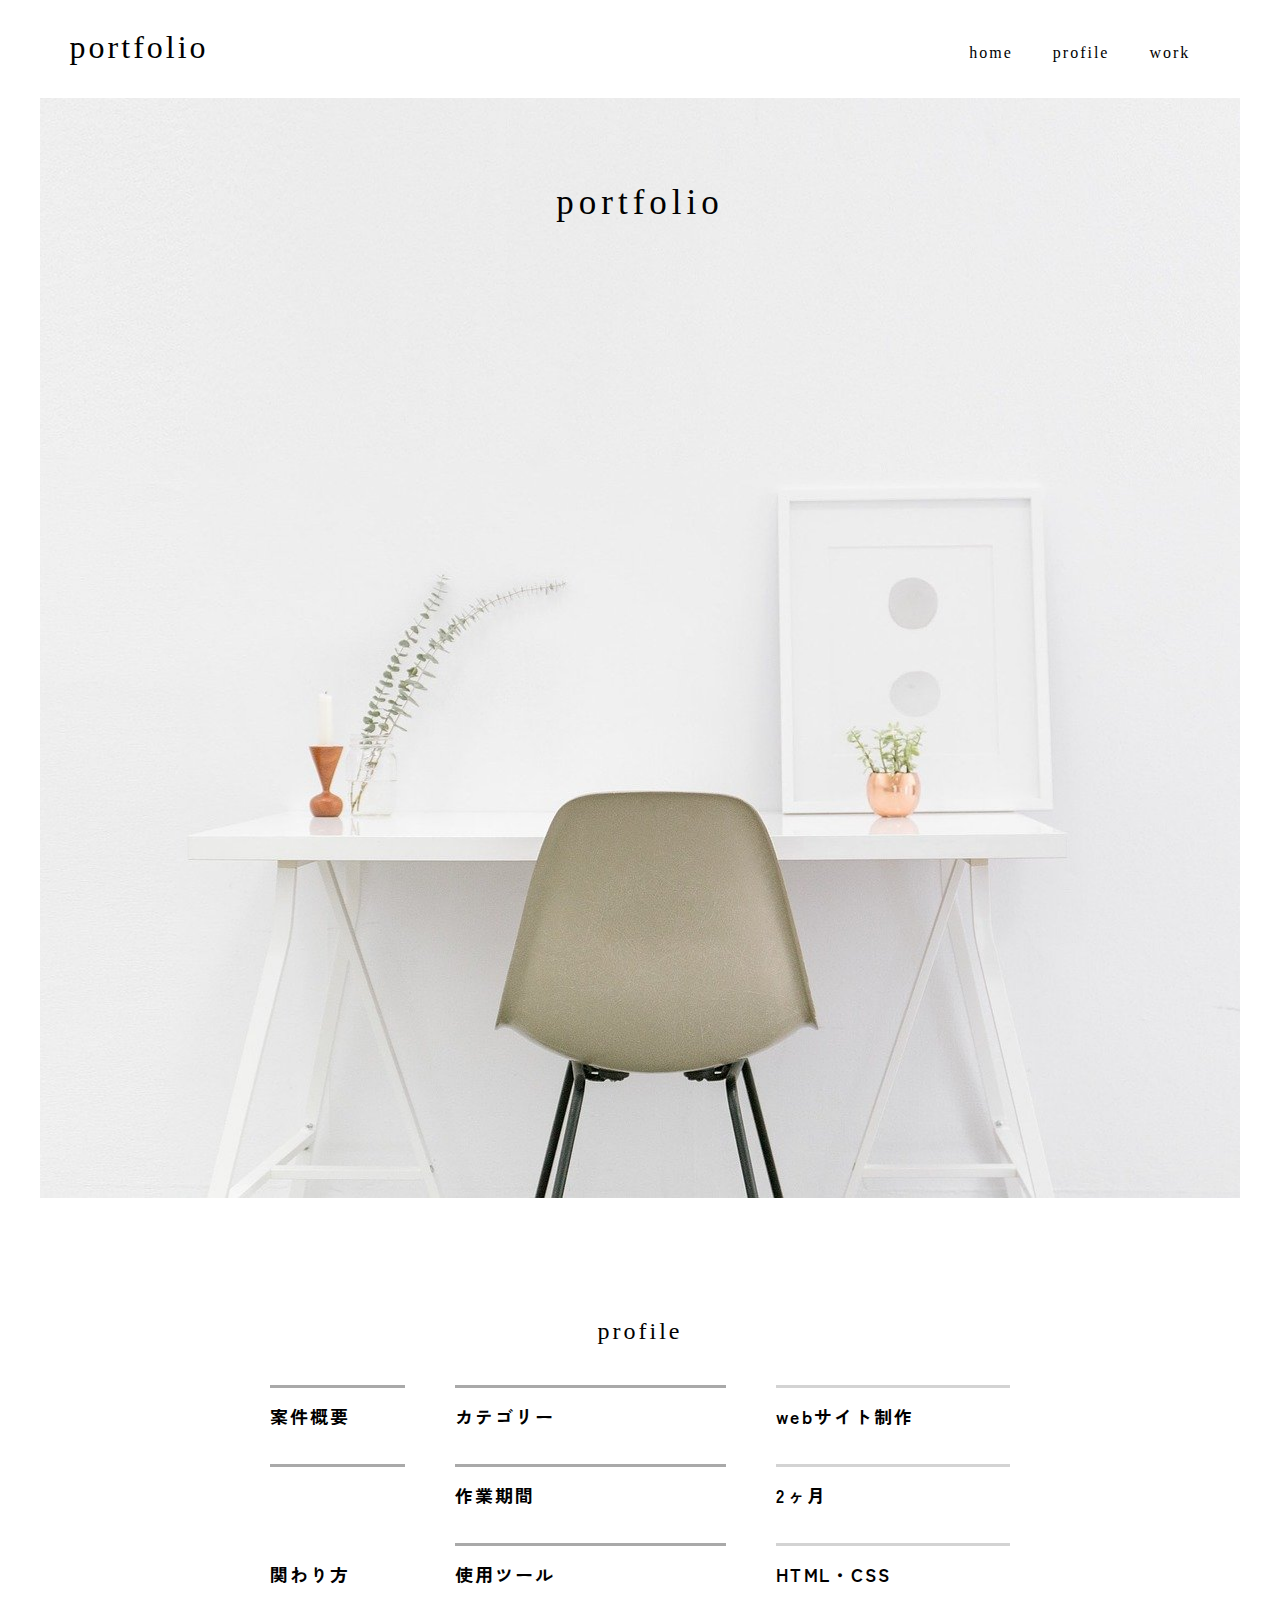
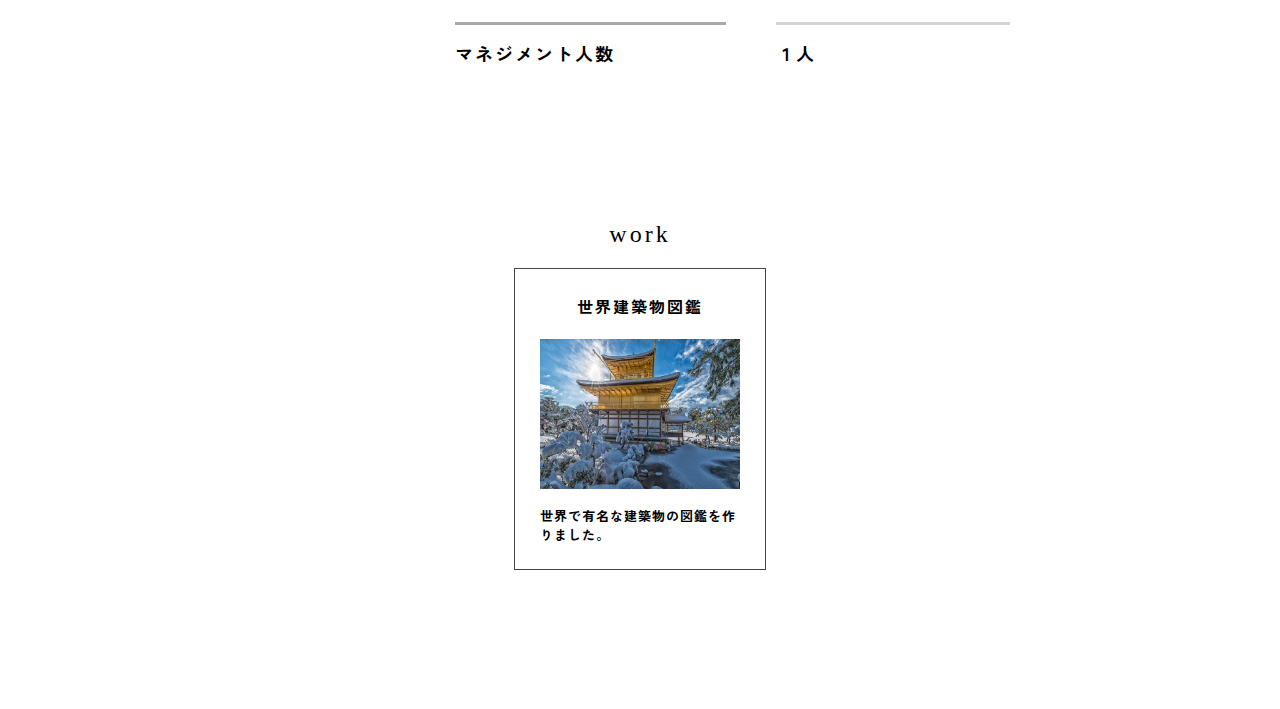
<file: index.html>
<!DOCTYPE html>
<html lang="ja">
<head>
	<meta charset="UTF-8">
	<meta http-equiv="X-UA-Compatible" content="IE=edge">
	<meta name="viewport" content="width=device-width, initial-scale=1.0">
	<link href="https://fonts.googleapis.com/css2?family=EB+Garamond&display=swap" rel="stylesheet">
	<link href="https://fonts.googleapis.com/css2?family=Zen+Kaku+Gothic+New:wght@300&display=swap" rel="stylesheet">	
	<link rel="stylesheet" href="./portfolio.css">
	<title>portfolio</title>
</head>
<body>
	<div class="wrapper">
		<div class="header">
			<h1>portfolio</h1>
			<ul>
				<li>home</li>
				<li>profile</li>
				<li>work</li>
			</ul>
		</div>
		<div id="home">
			<h1>portfolio</h1>
		</div>
		<div class="content" id="profile">
			<h2>profile</h2>
			<table>
				<tbody>
					<tr>
						<td class="profile-item">案件概要</td>
						<td class="profile-item">カテゴリー</td>
						<td class="profile-detail">webサイト制作</td>
					</tr>
					<tr>
						<td class="profile-item" rowspan="3">関わり方</td>
						<td class="profile-item">作業期間</td>
						<td class="profile-detail">2ヶ月</td>
					</tr>
					<tr>
						<td class="profile-item">使用ツール</td>
						<td class="profile-detail">HTML・CSS</td>
					</tr>
					<tr>
						<td class="profile-item">マネジメント人数</td>
						<td class="profile-detail">１人</td>
					</tr>
				</tbody>
			</table>
		</div>
		<div class="content" id="work">
			<h2>work</h2>				
			<div class="work-content">
				<a href="./world-photo.html">
					<h4>世界建築物図鑑</h4>
					<img src="./images/kinkakuji-temple-g443d38668_1920.jpg" alt="金閣寺">
					<p>世界で有名な建築物の図鑑を作りました。</p>
				</a>
			</div>
		</div>
	</div>
</body>
</html>
</file>
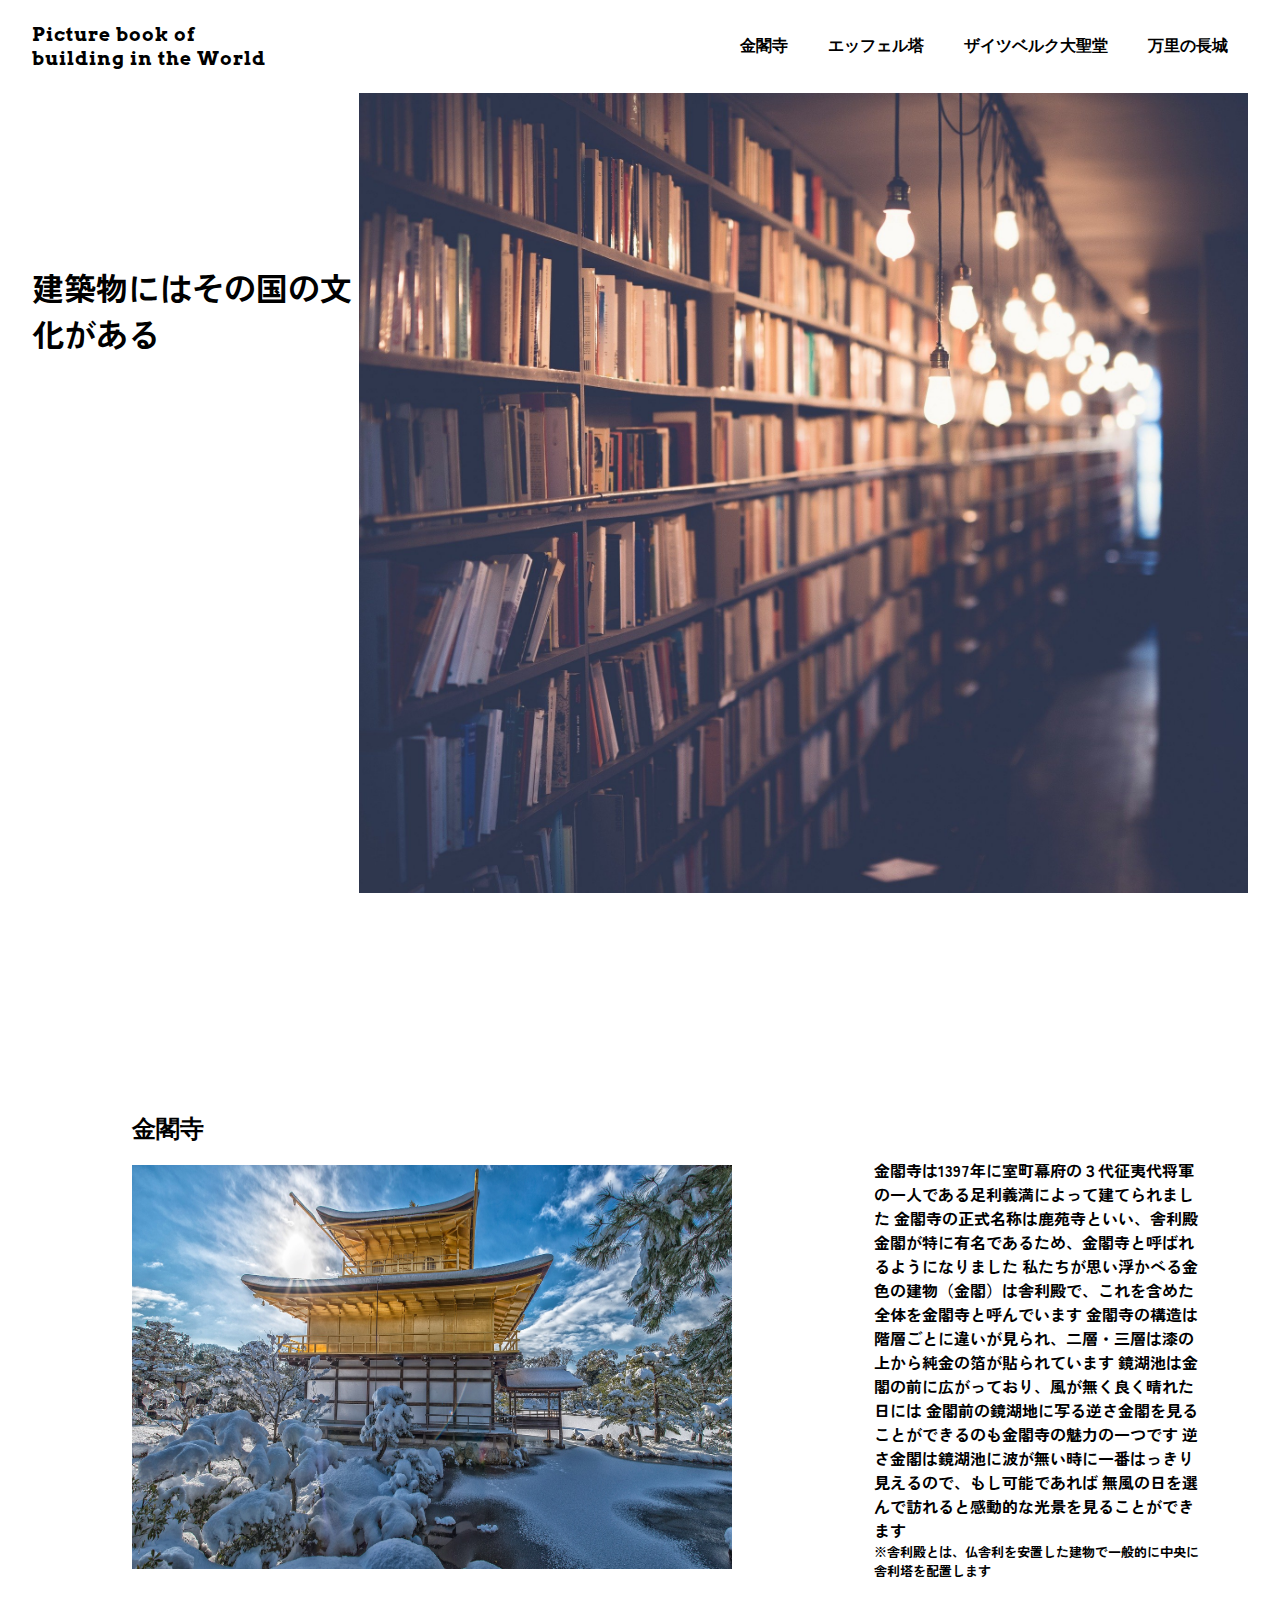
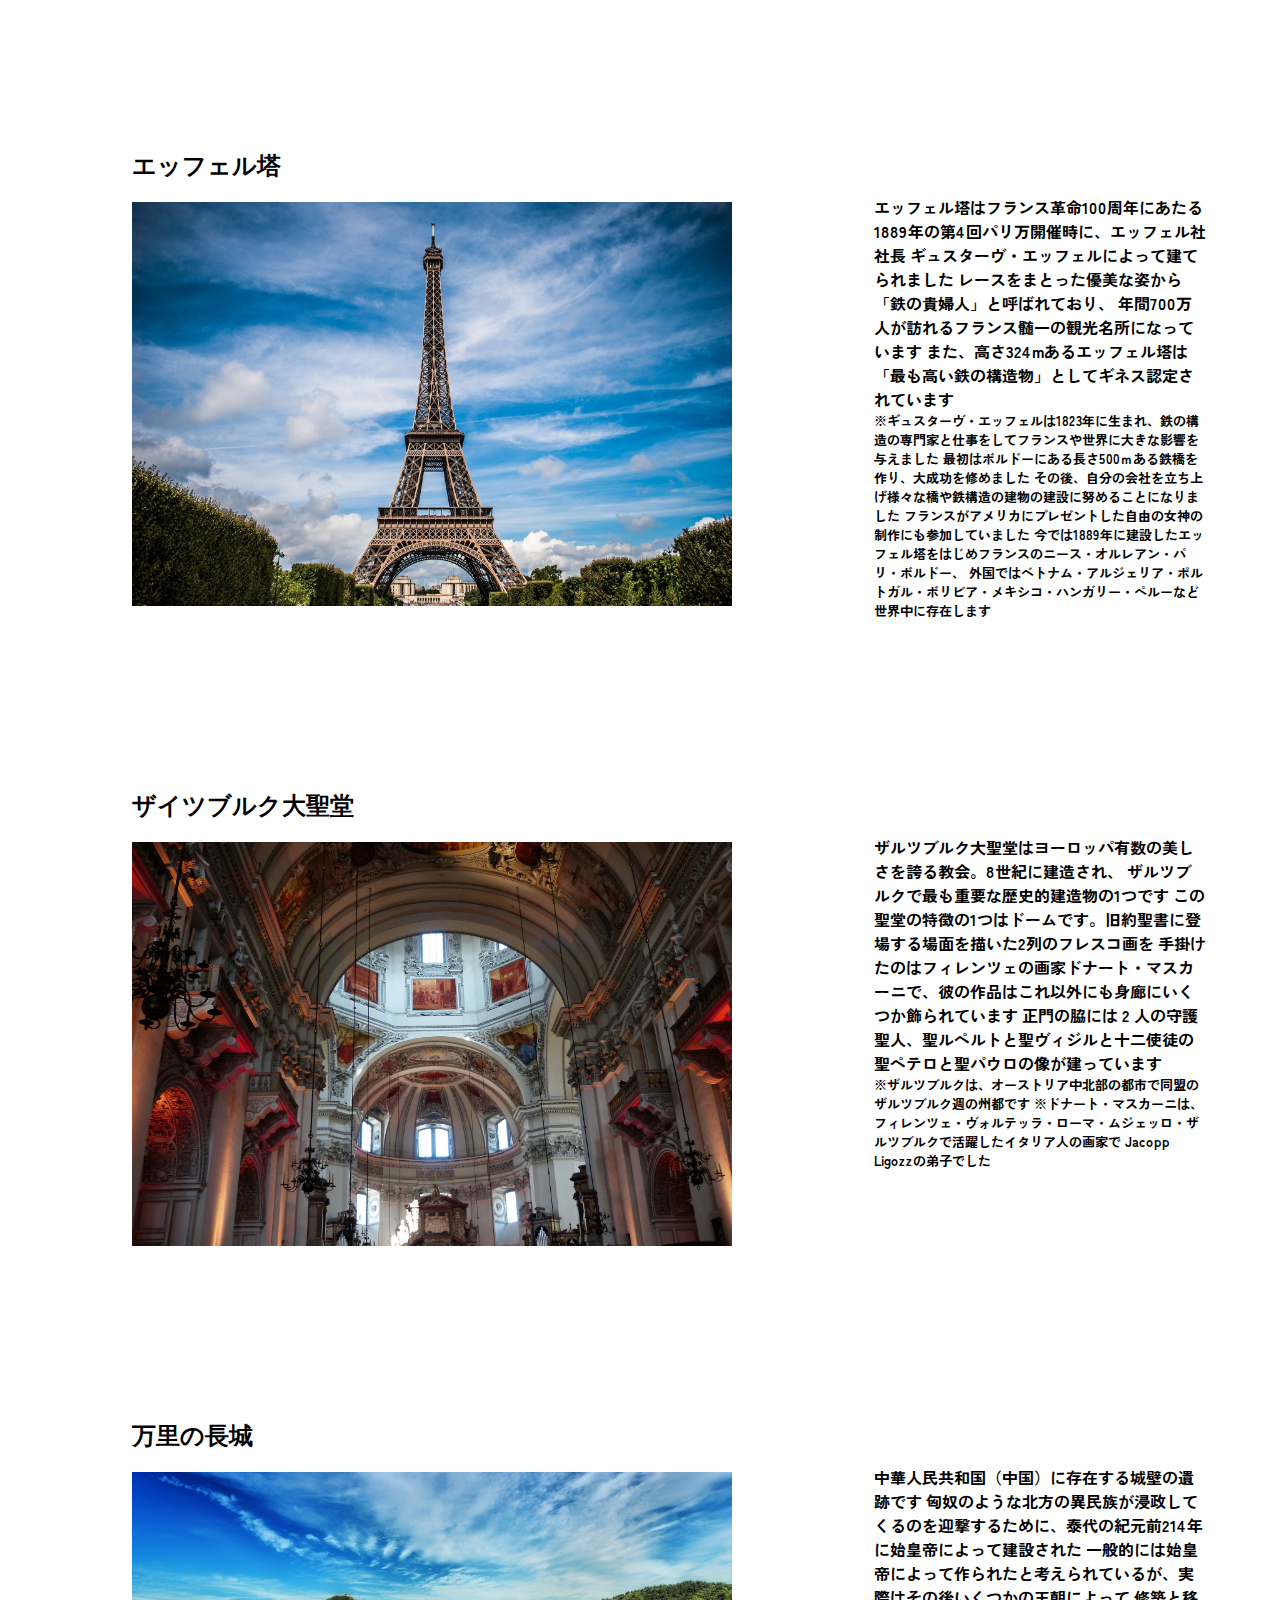
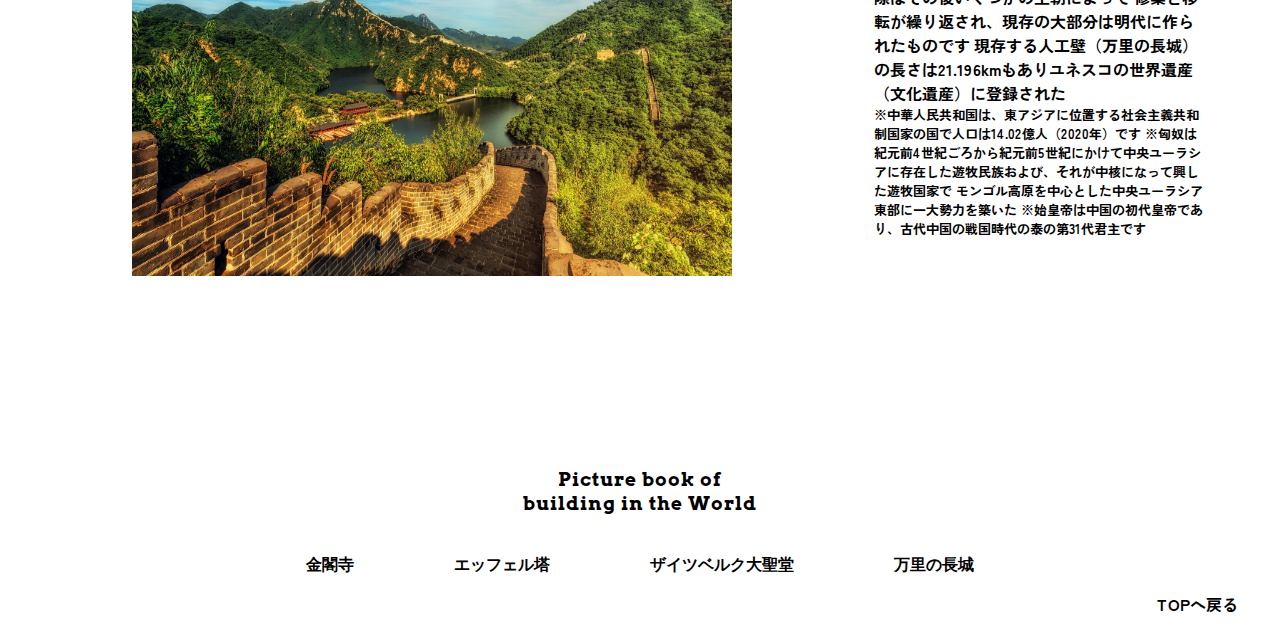
<file: world-photo.html>
<!DOCTYPE html>
<html lang="ja">
<head>
	<meta charset="UTF-8">
	<meta http-equiv="X-UA-Compatible" content="IE=edge">
	<meta name="viewport" content="width=device-width, initial-scale=1.0, mininum-scale=1.0">
	<link href="https://fonts.googleapis.com/css2?family=Arvo&display=swap" rel="stylesheet">
	<link href="https://fonts.googleapis.com/css2?family=Zen+Kaku+Gothic+Antique:wght@300&display=swap" rel="stylesheet">
	<link rel="stylesheet" href="./world-photo.css">	
	<title>世界建築物図鑑</title>
</head>
<body>
	<div class="wrapper">
		<div class="header">
			<h3>Picture book of<br>building in the World</h3>
			<ul>
				<li><a href="#kinkakuji-temple">金閣寺</a></li>
				<li><a href="#effel-tower">エッフェル塔</a></li>
				<li><a href="#saizburg-cathedral">ザイツベルク大聖堂</a></li>
				<li><a href="#great-wall-of-china">万里の長城</a></li>
			</ul>
		</div>
		<div class="home">
			<h1>建築物にはその国の文化がある</h1>
			<img src="./images/books-g651b30dfe_1920.jpg" alt="ホーム画像">
		</div>
		<div class="main">
			<div class="main-content" id="kinkakuji-temple">
				<h2>金閣寺</h2>
				<img src="./images/kinkakuji-temple-g443d38668_1920.jpg" alt="金閣寺画像">
			</div>
			<div class="explanation">
				<p>金閣寺は1397年に室町幕府の３代征夷代将軍の一人である足利義満によって建てられました
				金閣寺の正式名称は鹿苑寺といい、舎利殿金閣が特に有名であるため、金閣寺と呼ばれるようになりました
				私たちが思い浮かべる金色の建物（金閣）は舎利殿で、これを含めた全体を金閣寺と呼んでいます
				金閣寺の構造は階層ごとに違いが見られ、二層・三層は漆の上から純金の箔が貼られています
				鏡湖池は金閣の前に広がっており、風が無く良く晴れた日には
				金閣前の鏡湖地に写る逆さ金閣を見ることができるのも金閣寺の魅力の一つです
				逆さ金閣は鏡湖池に波が無い時に一番はっきり見えるので、もし可能であれば
				無風の日を選んで訪れると感動的な光景を見ることができます
			</p>
			<p class="detail-explanation">※舎利殿とは、仏舎利を安置した建物で一般的に中央に舎利塔を配置します</p>
			</div>
		</div>
		<div class="main">
			<div class="main-content" id="effel-tower">
				<h2>エッフェル塔</h2>
				<img src="./images/eiffel-tower-gb8e3b9db5_1920.jpg" alt="エッフェル塔画像">
			</div>
			<div class="explanation">
				<p>
					エッフェル塔はフランス革命100周年にあたる1889年の第4回パリ万開催時に、エッフェル社社長
					ギュスターヴ・エッフェルによって建てられました
					レースをまとった優美な姿から「鉄の貴婦人」と呼ばれており、
					年間700万人が訪れるフランス髄一の観光名所になっています
					また、高さ324mあるエッフェル塔は「最も高い鉄の構造物」としてギネス認定されています
				</p>
				<p class="detail-explanation">
					※ギュスターヴ・エッフェルは1823年に生まれ、鉄の構造の専門家と仕事をしてフランスや世界に大きな影響を与えました
					最初はボルドーにある長さ500ｍある鉄橋を作り、大成功を修めました
					その後、自分の会社を立ち上げ様々な橋や鉄構造の建物の建設に努めることになりました
					フランスがアメリカにプレゼントした自由の女神の制作にも参加していました
					今では1889年に建設したエッフェル塔をはじめフランスのニース・オルレアン・パリ・ボルドー、
					外国ではベトナム・アルジェリア・ポルトガル・ボリビア・メキシコ・ハンガリー・ペルーなど世界中に存在します
				</p>
			</div>
		</div>
		<div class="main">
			<div class="main-content" id="saizburg-cathedral">
				<h2>ザイツブルク大聖堂</h2>
				<img src="./images/salzburg-cathedral-g5c7a16c61_1920.jpg" alt="ザルツブルク大聖堂画像">
			</div>
			<div class="explanation">
				<p>
					ザルツブルク大聖堂はヨーロッパ有数の美しさを誇る教会。8世紀に建造され、
					ザルツブルクで最も重要な歴史的建造物の1つです
					この聖堂の特徴の1つはドームです。旧約聖書に登場する場面を描いた2列のフレスコ画を
					手掛けたのはフィレンツェの画家ドナート・マスカーニで、彼の作品はこれ以外にも身廊にいくつか飾られています	
					正門の脇には 2 人の守護聖人、聖ルペルトと聖ヴィジルと十二使徒の聖ペテロと聖パウロの像が建っています
				</p>
				<p class="detail-explanation">
					※ザルツブルクは、オーストリア中北部の都市で同盟のザルツブルク週の州都です
					※ドナート・マスカーニは、フィレンツェ・ヴォルテッラ・ローマ・ムジェッロ・ザルツブルクで活躍したイタリア人の画家で
					Jacopp Ligozzの弟子でした
				</p>
			</div>
		</div>
		<div class="main">
			<div class="main-content" id="great-wall-of-china">
				<h2>万里の長城</h2>
				<img src="./images/great-wall-gf71ff3d51_1920.jpg" alt="万里の長城画像">
			</div>
			<div class="explanation">
				<p>
					中華人民共和国（中国）に存在する城壁の遺跡です	
					匈奴のような北方の異民族が浸政してくるのを迎撃するために、泰代の紀元前214年に始皇帝によって建設された
					一般的には始皇帝によって作られたと考えられているが、実際はその後いくつかの王朝によって
					修築と移転が繰り返され、現存の大部分は明代に作られたものです
					現存する人工壁（万里の長城）の長さは21.196kmもありユネスコの世界遺産
					（文化遺産）に登録された
				</p>	
				<p class="detail-explanation">
					※中華人民共和国は、東アジアに位置する社会主義共和制国家の国で人口は14.02億人（2020年）です
					※匈奴は紀元前4世紀ごろから紀元前5世紀にかけて中央ユーラシアに存在した遊牧民族および、それが中核になって興した遊牧国家で
					モンゴル高原を中心とした中央ユーラシア東部に一大勢力を築いた
					※始皇帝は中国の初代皇帝であり、古代中国の戦国時代の泰の第31代君主です
				</p>
			</div>	
		</div>
		<div class="footer">
			<h3>Picture book of<br>building in the World</h3>
			<ul>
				<li class="border">金閣寺</li>
				<li class="border">エッフェル塔</li>
				<li class="border">ザイツベルク大聖堂</li>
				<li>万里の長城</li>
			</ul>
			<p class="top-link"><a href="#">TOPへ戻る</a></p>
		</div>
	</div>
</body>
</html>
</file>
<file: portfolio.css>
@charset "UTF-8";
.header{
	width: 95%;
	margin: auto;
}
.wrapper{
	width: 95%;
	margin: auto;
}
.header{
	display: flex;
	justify-content: space-between;
} 
.header h1{
	font-weight: lighter;
	letter-spacing: 3px;
}
.header ul{
	display: flex;
	align-items: center;
	list-style: none;
}
.header li{
	padding: 20px;
	letter-spacing: 2px;
}
#home{
	width: 100%;
	height: 1100px;
	margin: auto;
	background-image: url(./images/desk-1081708_1920.jpg);
	background-position: bottom center;
}
#home h1{
	font-size: 35px;
	font-weight: lighter;
	letter-spacing: 5px;
	position: absolute;
	top: 20%;
	left: 50%;
	transform: translate(-50%,-50%);
}
.content{
	padding-top: 100px;
}
h2{
	font-weight: lighter;
	text-align: center;
	letter-spacing: 3px;
}
#profile table{
	width: 70%;
	margin: auto;
	border-collapse: separate;
	border-spacing: 50px 20px;
}
#profile td{
	font-size: 18px;
	font-weight: bold;
	font-family: 'Zen Kaku Gothic New', sans-serif;
	padding: 15px 0;
	letter-spacing: 2px;
}
.profile-item{
	border-top: 3px solid #a9a9a9;
}
.profile-detail{
	border-top: 3px solid #d3d3d3;
}
#work{
	height: 500px;
}
.work-content{
	width: 200px;
	margin: auto;
	border: 1px solid #444;
	padding: 25px;
}
.work-content a{
	text-decoration: none;
}
.work-content h4{
	color: #000;
	font-family: 'Zen Kaku Gothic New', sans-serif;
	font-weight: bold;
	text-align: center;
	letter-spacing: 2px;
	margin-top: 0;
}
.work-content img{
	width: 200px;
	height: 150px;
}
.work-content p{
	color: #000;
	font-size: 13px;
	font-family: 'Zen Kaku Gothic New', sans-serif;
	font-weight: bold;
	letter-spacing: 1px;
	margin-bottom: 0;
}
</file>
<file: world-photo.css>
@charset "UTF-8";
body{
	margin: 0;
}
.wrapper{
	width: 95%;
	margin: auto;
}
.header{
	display: flex;
	justify-content: space-between;
	align-items: center;
}
@media screen and (max-width:959px){
	.header{
		display: block;
		height: 80px;
	}
}
.header h3{
	font-family: 'Arvo', serif;	
	letter-spacing: 1px;
	user-select: none;
}
@media screen and (max-width:959px){
	.header h3{
		font-size: 12px;
		font-family: 'Arvo', serif;	
		font-weight: lighter;
		text-align: center;
		margin: 10px;
	}
}
.header ul{
	display: flex;
	list-style: none;
}
@media screen and (max-width:959px){
	.header ul{
		display: flex;
		justify-content: space-around;
		list-style: none;
		padding: 0;
		margin: 0;
	}
}
.header li{
	font-family: 'Arvo', serif;	
	font-weight: bold;
	padding: 20px;
}
@media screen and (max-width:959px){
	.header li{
		font-size: 6px;
		padding: 5px;
	}
}
.header a{
	color: #000;
	text-decoration: none;
	user-select: none;
}
.header a:hover{
	color: #000;
	font-weight: bold;
	text-decoration: none;
	user-select: none;
}
.home{
	display: flex;
	justify-content: space-between;
	padding-bottom: 200px;
}
@media screen and (max-width:959px){
	.home{
		display: block;
		padding: 0;
	}
}
.home h1{
	font-family: 'Zen Kaku Gothic Antique', sans-serif;
	padding-top: 150px;
	user-select: none;
}
@media screen and (max-width:959px){
	.home h1{
		font-size: 11px;
		font-family: 'Zen Kaku Gothic Antique', sans-serif;
		text-align: center;
		margin: 8px 0;
	}
}
.home img{
	width: 100%;
	height: 800px;
}
@media screen and (max-width:959px){
	.home img{
		width: 479px;
		height: 200px;
	}
}
.main{
	display: flex;
	justify-content: center;
	padding-bottom: 150px;
}
@media screen and (max-width:959px){
	.main{
		display: block;
		padding: 50px 0;
	}
}
.main-content{
	padding: 0 100px;
}
@media screen and (max-width:959px){
	.main-content{
		padding: auto;
	}
}
.main-content h2{
	font-family: 'Arvo', serif;	
	user-select: none;
}
@media screen and (max-width:959px){
	.main-content h2{
		font-size: 13px;
		font-family: 'Arvo', serif;	
		margin: 10px 0;
	}
}
.main-content img{
	width: 600px;
	height: 404px;
}
@media screen and (max-width:959px){
	.main-content img{
		width: 479px;
		height: 200px;
	}
}
.explanation{
	padding-top: 65px;
}
@media screen and (max-width:959px){
	.explanation{
		padding: 0;
	}
}
.explanation p{
	width: 80%;
	margin: auto;
	font-family: 'Zen Kaku Gothic Antique', sans-serif;
	font-weight: bold;
	user-select: none;
}
@media screen and (max-width:959px){
	.explanation p{
		font-size: 13px;
		font-family: 'Zen Kaku Gothic Antique', sans-serif;
		font-weight: bold;
		user-select: none;
	}
}
.explanation .detail-explanation{
	font-size: 13px;
}
@media screen and (max-width:959px){
	.explanation .detail-explanation{
		font-size: 9px;
	}
}
.footer{
	height: 150px;
}
.footer h3{
	font-family: 'Arvo', serif;	
	text-align: center;
	padding: 20px;
	letter-spacing: 1px;
	user-select: none;
}
@media screen and (max-width:959px){
	.footer h3{
		font-size: 12px;
		text-align: center;
	}
}
.footer ul{
	list-style: none;
	display: flex;
	justify-content: center;
	padding: 0;
}
@media screen and (max-width:959px){
	.footer ul{
		display: flex;
		justify-content: space-around;
		list-style: none;
		padding: 0;
		margin: 0;
	}
}
.footer li{
	font-family: 'Arvo', serif;	
	font-weight: bold;
	text-align: center;	
	padding: 0 50px;
	user-select: none;
}
@media screen and (max-width:959px){
	.footer li{
		font-size: 8px;
		padding: 5px;
	}
}
.top-link{
	text-align: right;
}
.footer a{
	text-decoration: none;
	color: #000;
	font-family: 'Zen Kaku Gothic Antique', sans-serif;
	font-weight: bold;
	padding: 10px;
}
</file>
